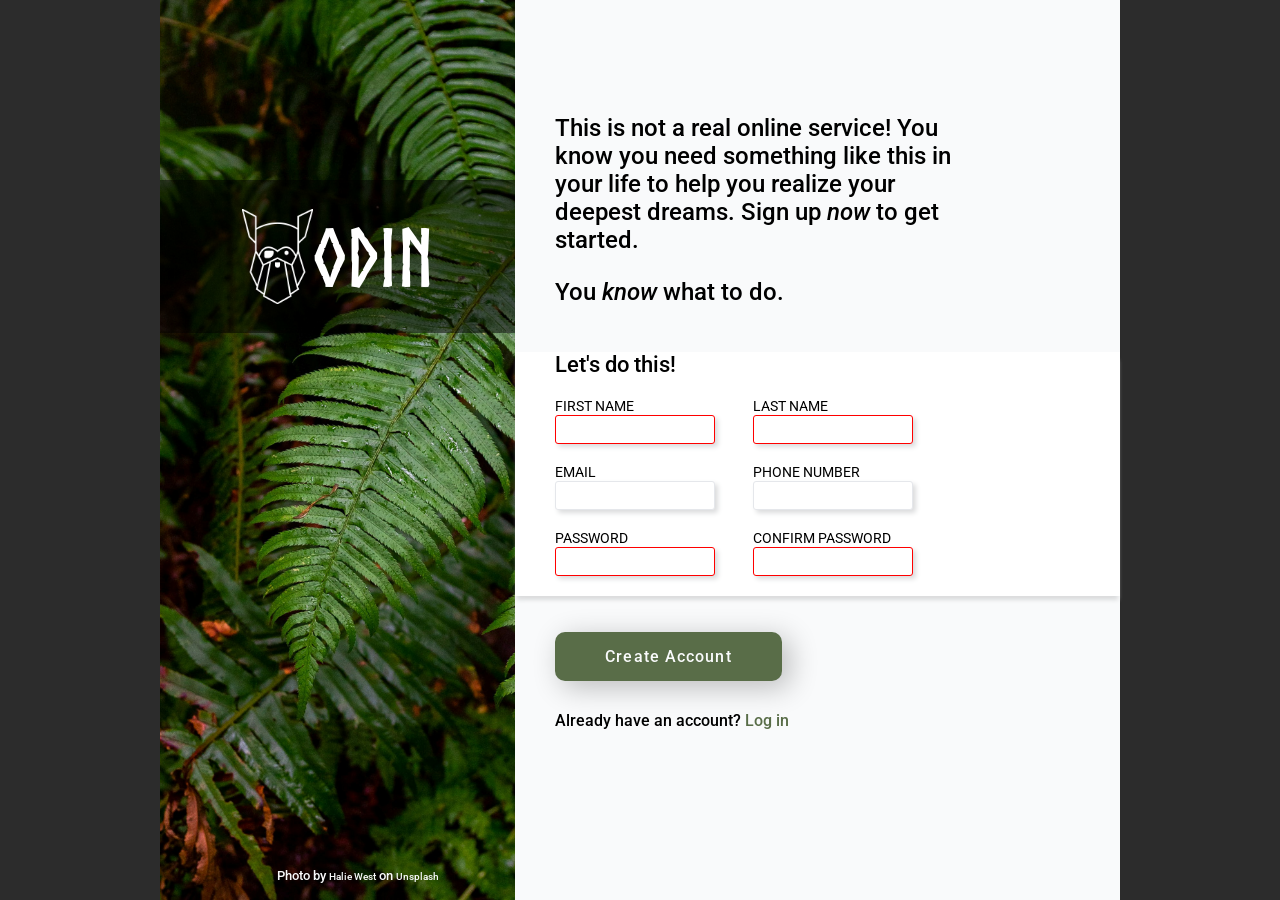
<file: index.html>
<!DOCTYPE html>
<html lang="en">
<head>
  <meta charset="UTF-8">
  <meta name="viewport" content="width=device-width, initial-scale=1.0">
  <title>Register</title>
  <link rel="stylesheet" href="./styles.css">
  <link href="https://fonts.googleapis.com/css2?family=Roboto:wght@400;500;700&display=swap" rel="stylesheet">
<body>
  <div class="main">
    <div class="bg">
      <div class="logo">
        <img src="./images/odin.png" alt="Odin Project Logo">
        <h1>ODIN</h1>
      </div>
      <h4 class="credit">Photo by <a href="https://unsplash.com/@haliewestphoto">Halie West</a> on <a href="https://unsplash.com/photos/green-leaf-plant-in-close-up-photography-25xggax4bSA">Unsplash</a></h4>
    </div>
    <div class="content">
      <div class="text">
        <p>This is not a real online service! You know you need something like this in your life to help you realize your deepest dreams. Sign up <em>now</em> to get started.</p>
        <p>You <em>know</em> what to do.</p>
      </div>
      <div class="form">
        <form id="register" method="get">
          <p>Let's do this!</p>
          <div class="form-segment">
            <div class="form-field">
              <label for="fname">FIRST NAME</label>
              <input id="fname" name="fname" type="text" required>
            </div>
            <div class="form-field">
              <label for="lname">LAST NAME</label>
              <input id="lname" name="lname" type="text" required>
            </div>
          </div>
          <div class="form-segment">
            <div class="form-field">
              <label for="user_email">EMAIL</label>
              <input id="user_email" name="user_email" type="email">
            </div>
            <div class="form-field">
              <label for="user_phone">PHONE NUMBER</label>
              <input id="user_phone" name="user_phone" type="tel">
            </div>
          </div>
          <div class="form-segment">
            <div class="form-field">
              <label for="user_password">PASSWORD</label>
              <input id="user_password" name="user_password" type="password" required>
              <span id="wrong_password"></span>
            </div>
            <div class="form-field">
              <label for="user_confirm_password">CONFIRM PASSWORD</label>
              <input id="user_confirm_password" name="user_confirm_password" type="password" onkeyup="validatePassword()" required>
            </div>
          </div>
          
        </form>
      </div>
      <div class="submit">
        <button type="submit" form="register">Create Account</button>
        <h4>Already have an account? <a href="#">Log in</a></h4>
      </div>
    </div>
  </div>

  <script src="./script.js"></script>
</body>
</html>
</file>
<file: styles.css>
:root {
    --left-margin: 40px;
    --p-font-size: 1.5em;
    --margin-top: 10vh;
}

@media screen and (max-height: 700px) {
    :root {
        --p-font-size: 1em;
        --margin-top: 3vh;
    }
}

button,
input,
select,
textarea {
  font-family: inherit;
  font-size: 100%;
}

@font-face {
    font-family: "Norse-Bold";
    src: url("./fonts/norse-bold-webfont.woff2"),
         url("./fonts/norse-bold-webfont.woff");
}

body {
    display: flex;
    border: 0;
    padding: 0;
    margin: 0;
    font-size: 16px;
    background-color: rgb(44, 44, 44);
}

h1 {
    color: white;
    font-family: "Norse-Bold";
    font-size: 5em;
}

h4 {
    font-family: 'Roboto', sans-serif;
    margin-left: var(--left-margin);
    font-weight: 500;
}

p {
    font-family: 'Roboto', sans-serif;
    font-size: var(--p-font-size);
    font-weight: 500;
    margin-left: var(--left-margin);
}

a {
    color: rgb(89,109,72);
    text-decoration: none;
}

a:hover,
a:visited {
    color: rgb(89,109,72,0.5);
}


div img {
    width: 20%;
    height: auto;
}

form {
    font-family: 'Roboto', sans-serif;
    font-size: 0.9em;
    letter-spacing: 1.5;
    background-color: rgb(255, 255, 255);
    box-shadow: 0 6px 4px -2px rgb(219,220,221);
}

button {
    margin: 4vh auto 1vh 40px;
    border-radius: 10px;
    font-family: 'Roboto', sans-serif;
    font-weight: 500;
    letter-spacing: 1.1px;
    color: rgb(249,250,251);
    padding: 15px 50px 15px 50px;
    border: none;
    background-color: rgb(89,109,72);
    box-shadow: 7px 6px 28px 1px rgba(0, 0, 0, 0.24);
    cursor: pointer;
}

button:active {
    transform: scale(0.98); 
    box-shadow: 3px 2px 22px 1px rgba(0, 0, 0, 0.24); 
}

input {
    border-radius: 3px;
    border: 1px solid #E5E7EB;
    width: 12vw;
    height: 25px;
    box-shadow: 3px 3px 5px 0px rgb(219,220,221);
    margin-bottom: 20px;
}

input:invalid {
    border: 1px solid red;
}

input:focus {
    outline: 1px solid rgb(26, 26, 255);
    border: none;
}

span {
    position: absolute;
    font-size: 0.7em;
    bottom: 5px;
}

.main {
    width: 75vw;
    height: 100vh;
    margin: auto;
    display: flex;
}

.text {
    width: 35vw;
    margin-top: var(--margin-top);
}

.form {
    background-color: rgb(249,250,251);
}

.logo {
    background-color: rgb(0, 0, 0, 0.5);
    display: flex;
    align-items: center;
    justify-content: center;
    margin-top: 20vh;
    height: 17vh;
    width: 100%;
}

.content {
    width: 63%;
    height: 100vh;
    display: flex;
    flex-direction: column;
    margin-top: auto;
    margin-bottom: auto;
    background-color: rgb(249,250,251);
}

.credit,
.credit a {
    color: rgb(249,250,251);
    margin-top: auto;
    font-size: 0.8em;
}

.form-segment {
    display: flex;
    gap: 3vw;
    margin-left: var(--left-margin);
}

.form-field {
    display: flex;
    flex-direction: column;
    position: relative;
}

.bg {
    flex: 1;
    height: 100vh;
    width: 37%;
    background-image: url("./images/background.jpg");
    background-size: cover;
    display: flex;
    flex-direction: column;
    align-items: center;
}
</file>
